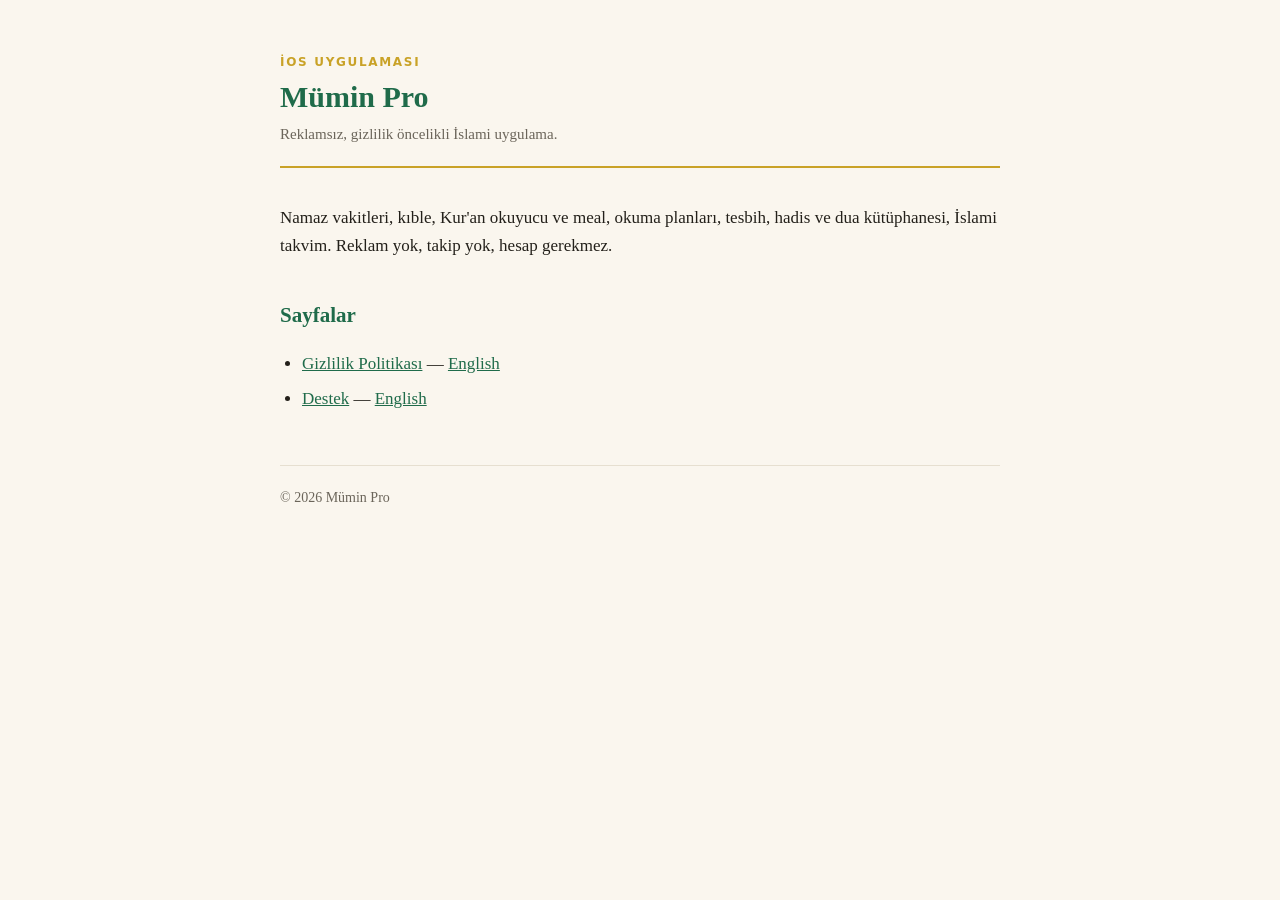
<file: index.html>
<!doctype html>
<html lang="tr">
<meta charset="utf-8"><meta name="viewport" content="width=device-width,initial-scale=1">
<title>Mümin Pro</title><link rel="stylesheet" href="ortak.css">
<div class="sayfa">
<header><div class="ust">iOS uygulaması</div><h1>Mümin Pro</h1>
<p class="tarih">Reklamsız, gizlilik öncelikli İslami uygulama.</p></header>
<p>Namaz vakitleri, kıble, Kur'an okuyucu ve meal, okuma planları, tesbih, hadis ve dua kütüphanesi,
İslami takvim. Reklam yok, takip yok, hesap gerekmez.</p>
<h2>Sayfalar</h2>
<ul>
  <li><a href="gizlilik.html">Gizlilik Politikası</a> — <a href="privacy.html">English</a></li>
  <li><a href="destek.html">Destek</a> — <a href="support.html">English</a></li>
</ul>
<footer>© 2026 Mümin Pro</footer>
</div></html>
</file>
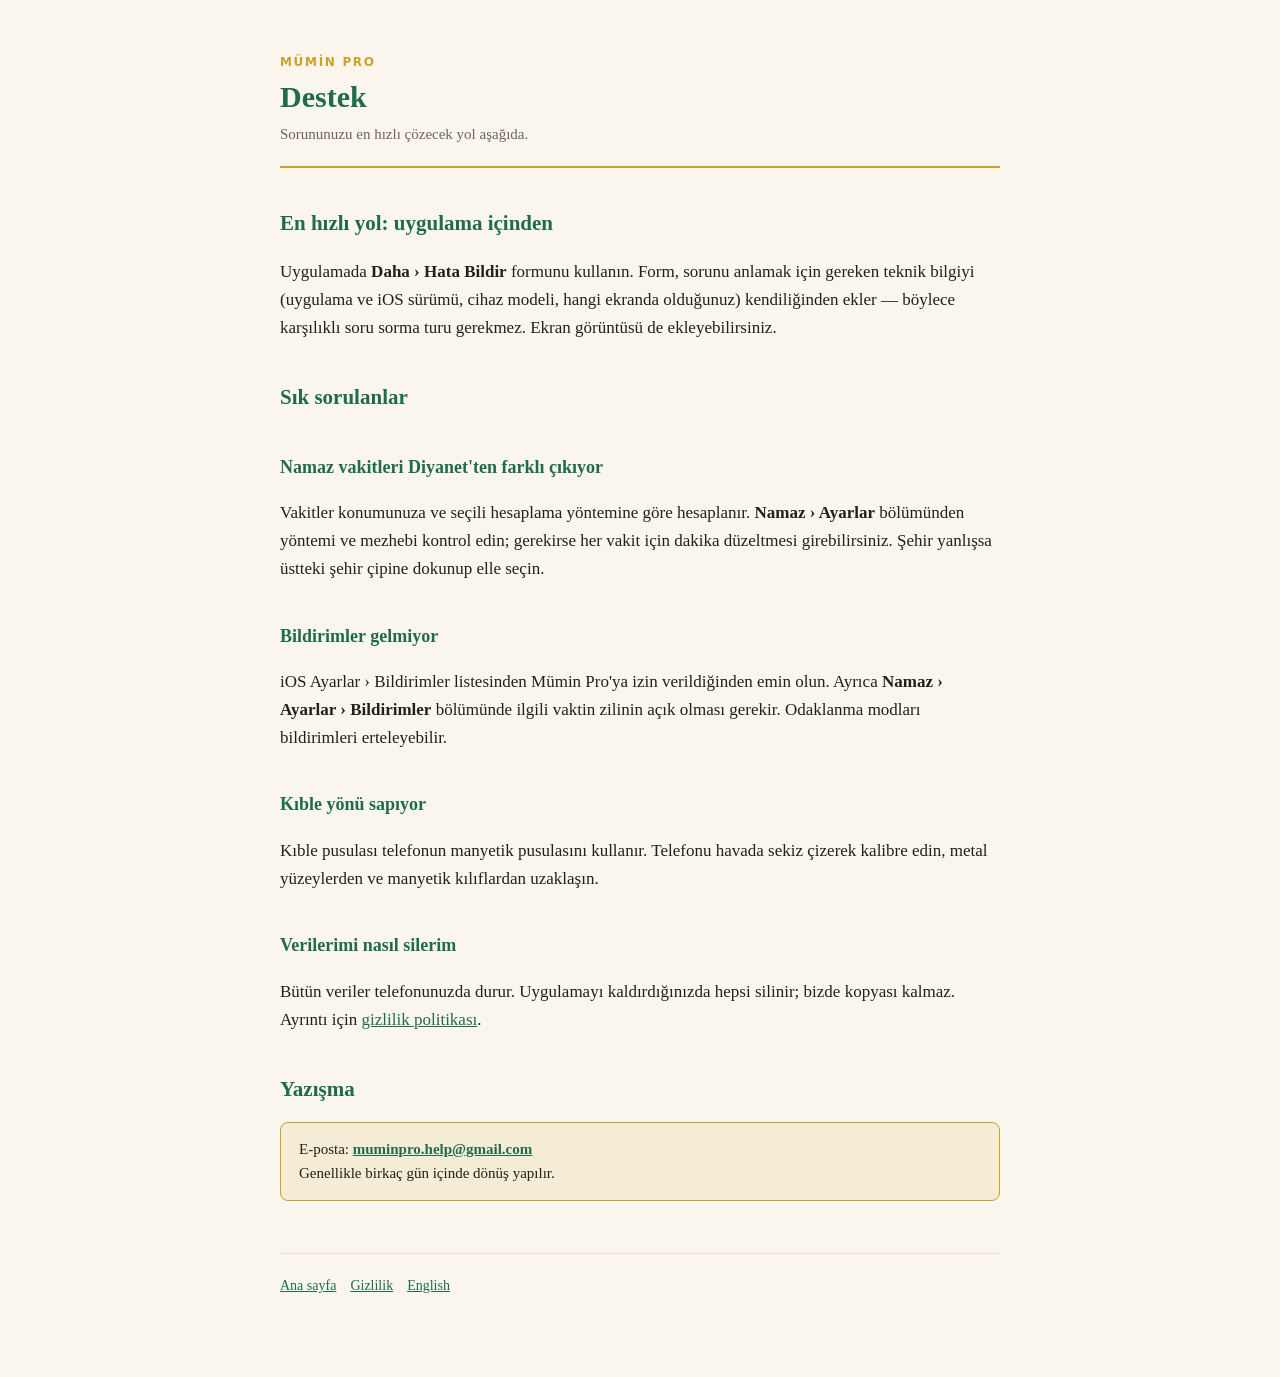
<file: destek.html>
<!doctype html>
<html lang="tr">
<meta charset="utf-8"><meta name="viewport" content="width=device-width,initial-scale=1">
<title>Destek — Mümin Pro</title><link rel="stylesheet" href="ortak.css">
<div class="sayfa">
<header><div class="ust">Mümin Pro</div><h1>Destek</h1>
<p class="tarih">Sorununuzu en hızlı çözecek yol aşağıda.</p></header>

<h2>En hızlı yol: uygulama içinden</h2>
<p>Uygulamada <strong>Daha › Hata Bildir</strong> formunu kullanın. Form, sorunu anlamak için gereken
teknik bilgiyi (uygulama ve iOS sürümü, cihaz modeli, hangi ekranda olduğunuz) kendiliğinden ekler —
böylece karşılıklı soru sorma turu gerekmez. Ekran görüntüsü de ekleyebilirsiniz.</p>

<h2>Sık sorulanlar</h2>
<h2 style="font-size:18px">Namaz vakitleri Diyanet'ten farklı çıkıyor</h2>
<p>Vakitler konumunuza ve seçili hesaplama yöntemine göre hesaplanır. <strong>Namaz › Ayarlar</strong>
bölümünden yöntemi ve mezhebi kontrol edin; gerekirse her vakit için dakika düzeltmesi
girebilirsiniz. Şehir yanlışsa üstteki şehir çipine dokunup elle seçin.</p>

<h2 style="font-size:18px">Bildirimler gelmiyor</h2>
<p>iOS Ayarlar › Bildirimler listesinden Mümin Pro'ya izin verildiğinden emin olun. Ayrıca
<strong>Namaz › Ayarlar › Bildirimler</strong> bölümünde ilgili vaktin zilinin açık olması gerekir.
Odaklanma modları bildirimleri erteleyebilir.</p>

<h2 style="font-size:18px">Kıble yönü sapıyor</h2>
<p>Kıble pusulası telefonun manyetik pusulasını kullanır. Telefonu havada sekiz çizerek
kalibre edin, metal yüzeylerden ve manyetik kılıflardan uzaklaşın.</p>

<h2 style="font-size:18px">Verilerimi nasıl silerim</h2>
<p>Bütün veriler telefonunuzda durur. Uygulamayı kaldırdığınızda hepsi silinir; bizde kopyası
kalmaz. Ayrıntı için <a href="gizlilik.html">gizlilik politikası</a>.</p>

<h2>Yazışma</h2>
<p class="uyari">E-posta: <strong><a href="mailto:muminpro.help@gmail.com">muminpro.help@gmail.com</a></strong><br>
Genellikle birkaç gün içinde dönüş yapılır.</p>

<footer><a href="index.html">Ana sayfa</a><a href="gizlilik.html">Gizlilik</a><a href="support.html">English</a></footer>
</div></html>
</file>
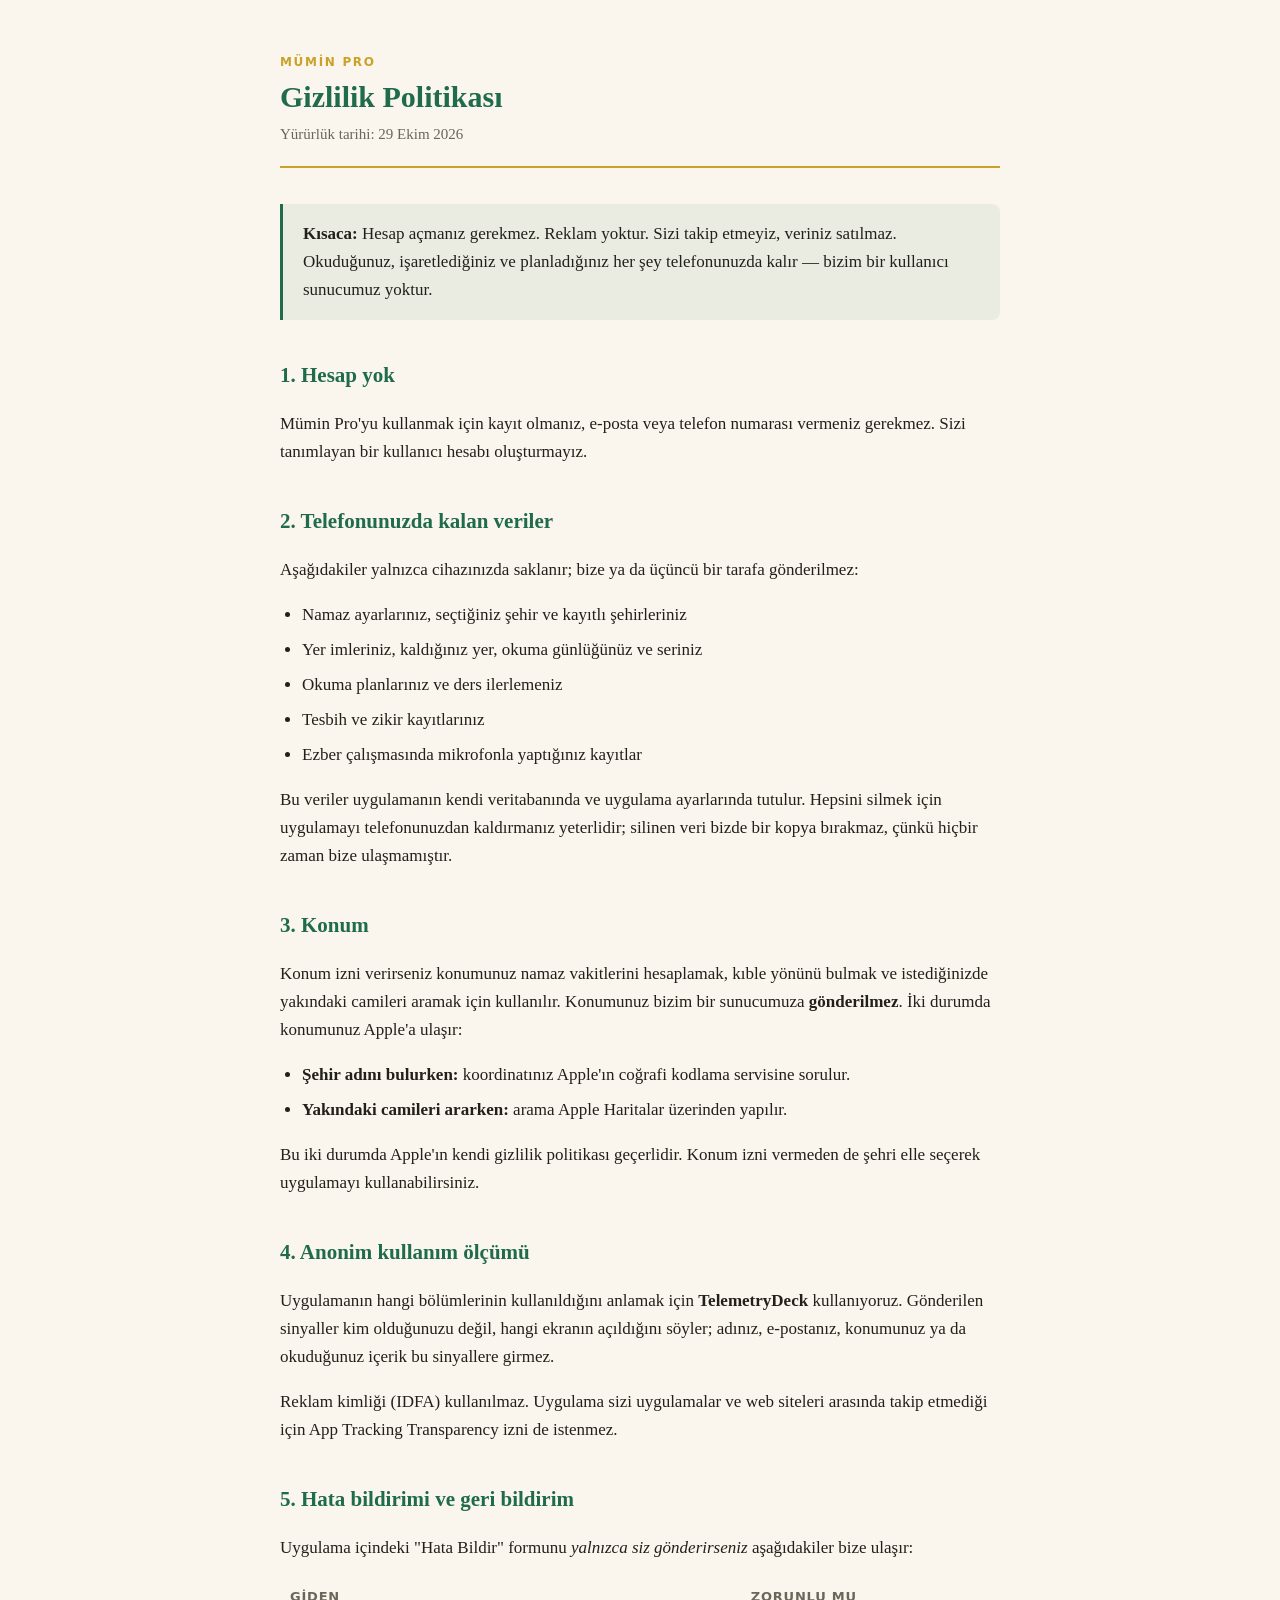
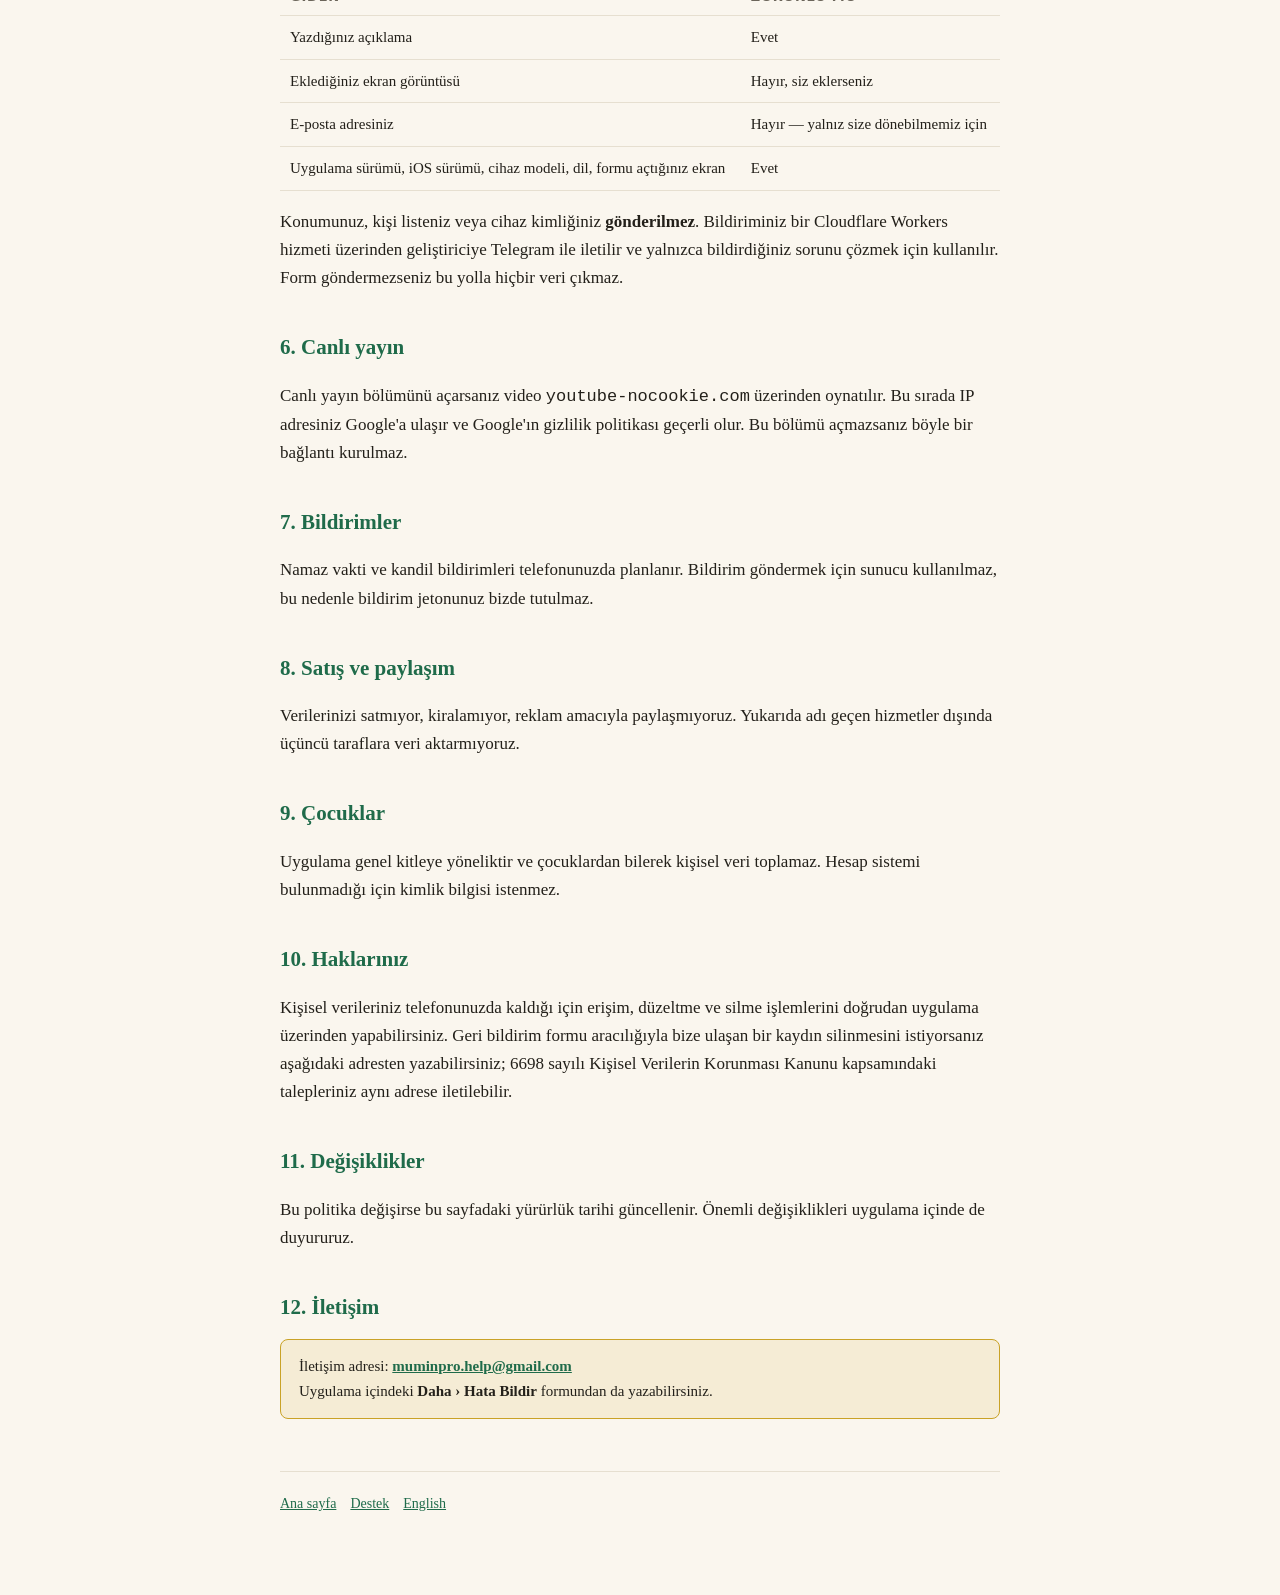
<file: gizlilik.html>
<!doctype html>
<html lang="tr">
<meta charset="utf-8">
<meta name="viewport" content="width=device-width,initial-scale=1">
<title>Gizlilik Politikası — Mümin Pro</title>
<link rel="stylesheet" href="ortak.css">
<div class="sayfa">
<header>
  <div class="ust">Mümin Pro</div>
  <h1>Gizlilik Politikası</h1>
  <p class="tarih">Yürürlük tarihi: 29 Ekim 2026</p>
</header>

<div class="ozet">
<p><strong>Kısaca:</strong> Hesap açmanız gerekmez. Reklam yoktur. Sizi takip etmeyiz, veriniz satılmaz.
Okuduğunuz, işaretlediğiniz ve planladığınız her şey telefonunuzda kalır — bizim bir kullanıcı
sunucumuz yoktur.</p>
</div>

<h2>1. Hesap yok</h2>
<p>Mümin Pro'yu kullanmak için kayıt olmanız, e-posta veya telefon numarası vermeniz gerekmez.
Sizi tanımlayan bir kullanıcı hesabı oluşturmayız.</p>

<h2>2. Telefonunuzda kalan veriler</h2>
<p>Aşağıdakiler yalnızca cihazınızda saklanır; bize ya da üçüncü bir tarafa gönderilmez:</p>
<ul>
  <li>Namaz ayarlarınız, seçtiğiniz şehir ve kayıtlı şehirleriniz</li>
  <li>Yer imleriniz, kaldığınız yer, okuma günlüğünüz ve seriniz</li>
  <li>Okuma planlarınız ve ders ilerlemeniz</li>
  <li>Tesbih ve zikir kayıtlarınız</li>
  <li>Ezber çalışmasında mikrofonla yaptığınız kayıtlar</li>
</ul>
<p>Bu veriler uygulamanın kendi veritabanında ve uygulama ayarlarında tutulur. Hepsini silmek için
uygulamayı telefonunuzdan kaldırmanız yeterlidir; silinen veri bizde bir kopya bırakmaz, çünkü
hiçbir zaman bize ulaşmamıştır.</p>

<h2>3. Konum</h2>
<p>Konum izni verirseniz konumunuz namaz vakitlerini hesaplamak, kıble yönünü bulmak ve
istediğinizde yakındaki camileri aramak için kullanılır. Konumunuz bizim bir sunucumuza
<strong>gönderilmez</strong>. İki durumda konumunuz Apple'a ulaşır:</p>
<ul>
  <li><strong>Şehir adını bulurken:</strong> koordinatınız Apple'ın coğrafi kodlama servisine sorulur.</li>
  <li><strong>Yakındaki camileri ararken:</strong> arama Apple Haritalar üzerinden yapılır.</li>
</ul>
<p>Bu iki durumda Apple'ın kendi gizlilik politikası geçerlidir. Konum izni vermeden de şehri elle
seçerek uygulamayı kullanabilirsiniz.</p>

<h2>4. Anonim kullanım ölçümü</h2>
<p>Uygulamanın hangi bölümlerinin kullanıldığını anlamak için <strong>TelemetryDeck</strong>
kullanıyoruz. Gönderilen sinyaller kim olduğunuzu değil, hangi ekranın açıldığını söyler;
adınız, e-postanız, konumunuz ya da okuduğunuz içerik bu sinyallere girmez.</p>
<p>Reklam kimliği (IDFA) kullanılmaz. Uygulama sizi uygulamalar ve web siteleri arasında
takip etmediği için App Tracking Transparency izni de istenmez.</p>

<h2>5. Hata bildirimi ve geri bildirim</h2>
<p>Uygulama içindeki "Hata Bildir" formunu <em>yalnızca siz gönderirseniz</em> aşağıdakiler bize ulaşır:</p>
<table>
  <tr><th>Giden</th><th>Zorunlu mu</th></tr>
  <tr><td>Yazdığınız açıklama</td><td>Evet</td></tr>
  <tr><td>Eklediğiniz ekran görüntüsü</td><td>Hayır, siz eklerseniz</td></tr>
  <tr><td>E-posta adresiniz</td><td>Hayır — yalnız size dönebilmemiz için</td></tr>
  <tr><td>Uygulama sürümü, iOS sürümü, cihaz modeli, dil, formu açtığınız ekran</td><td>Evet</td></tr>
</table>
<p>Konumunuz, kişi listeniz veya cihaz kimliğiniz <strong>gönderilmez</strong>. Bildiriminiz bir
Cloudflare Workers hizmeti üzerinden geliştiriciye Telegram ile iletilir ve yalnızca bildirdiğiniz
sorunu çözmek için kullanılır. Form göndermezseniz bu yolla hiçbir veri çıkmaz.</p>

<h2>6. Canlı yayın</h2>
<p>Canlı yayın bölümünü açarsanız video <code>youtube-nocookie.com</code> üzerinden oynatılır.
Bu sırada IP adresiniz Google'a ulaşır ve Google'ın gizlilik politikası geçerli olur. Bu bölümü
açmazsanız böyle bir bağlantı kurulmaz.</p>

<h2>7. Bildirimler</h2>
<p>Namaz vakti ve kandil bildirimleri telefonunuzda planlanır. Bildirim göndermek için sunucu
kullanılmaz, bu nedenle bildirim jetonunuz bizde tutulmaz.</p>

<h2>8. Satış ve paylaşım</h2>
<p>Verilerinizi satmıyor, kiralamıyor, reklam amacıyla paylaşmıyoruz. Yukarıda adı geçen
hizmetler dışında üçüncü taraflara veri aktarmıyoruz.</p>

<h2>9. Çocuklar</h2>
<p>Uygulama genel kitleye yöneliktir ve çocuklardan bilerek kişisel veri toplamaz. Hesap sistemi
bulunmadığı için kimlik bilgisi istenmez.</p>

<h2>10. Haklarınız</h2>
<p>Kişisel verileriniz telefonunuzda kaldığı için erişim, düzeltme ve silme işlemlerini doğrudan
uygulama üzerinden yapabilirsiniz. Geri bildirim formu aracılığıyla bize ulaşan bir kaydın
silinmesini istiyorsanız aşağıdaki adresten yazabilirsiniz; 6698 sayılı Kişisel Verilerin
Korunması Kanunu kapsamındaki talepleriniz aynı adrese iletilebilir.</p>

<h2>11. Değişiklikler</h2>
<p>Bu politika değişirse bu sayfadaki yürürlük tarihi güncellenir. Önemli değişiklikleri uygulama
içinde de duyururuz.</p>

<h2>12. İletişim</h2>
<p class="uyari">İletişim adresi: <strong><a href="mailto:muminpro.help@gmail.com">muminpro.help@gmail.com</a></strong><br>
Uygulama içindeki <strong>Daha › Hata Bildir</strong> formundan da yazabilirsiniz.</p>

<footer>
  <a href="index.html">Ana sayfa</a><a href="destek.html">Destek</a><a href="privacy.html">English</a>
</footer>
</div>
</html>
</file>
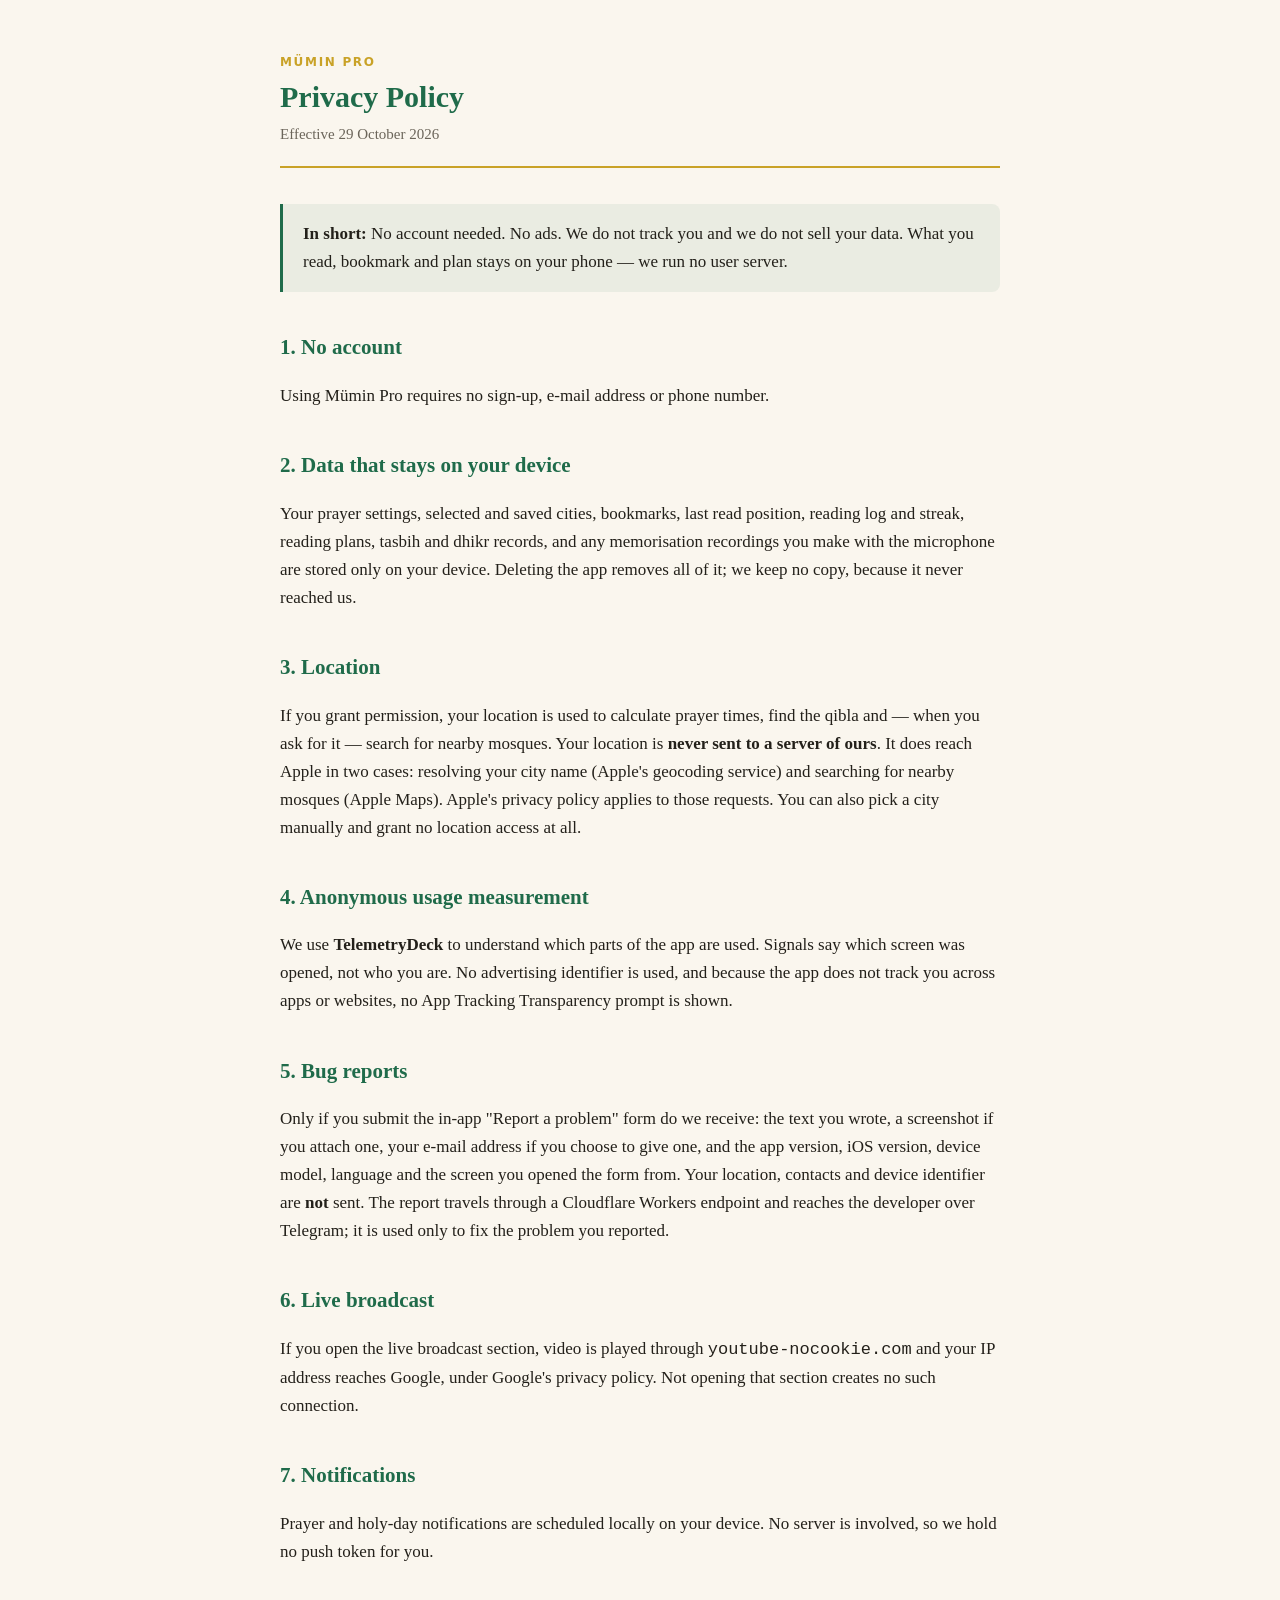
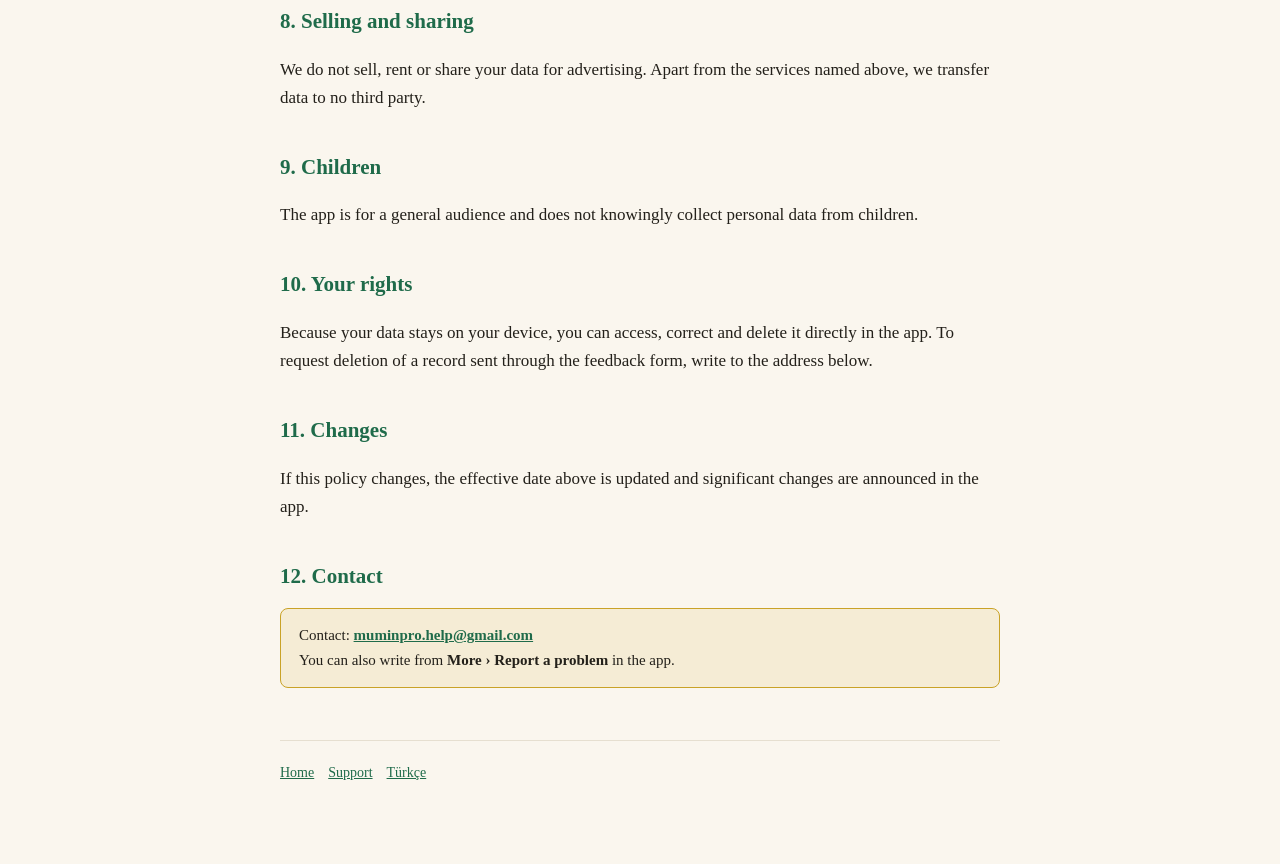
<file: privacy.html>
<!doctype html>
<html lang="en">
<meta charset="utf-8"><meta name="viewport" content="width=device-width,initial-scale=1">
<title>Privacy Policy — Mümin Pro</title><link rel="stylesheet" href="ortak.css">
<div class="sayfa">
<header><div class="ust">Mümin Pro</div><h1>Privacy Policy</h1>
<p class="tarih">Effective 29 October 2026</p></header>

<div class="ozet"><p><strong>In short:</strong> No account needed. No ads. We do not track you and we
do not sell your data. What you read, bookmark and plan stays on your phone — we run no user server.</p></div>

<h2>1. No account</h2>
<p>Using Mümin Pro requires no sign-up, e-mail address or phone number.</p>

<h2>2. Data that stays on your device</h2>
<p>Your prayer settings, selected and saved cities, bookmarks, last read position, reading log and
streak, reading plans, tasbih and dhikr records, and any memorisation recordings you make with the
microphone are stored only on your device. Deleting the app removes all of it; we keep no copy,
because it never reached us.</p>

<h2>3. Location</h2>
<p>If you grant permission, your location is used to calculate prayer times, find the qibla and —
when you ask for it — search for nearby mosques. Your location is <strong>never sent to a server of
ours</strong>. It does reach Apple in two cases: resolving your city name (Apple's geocoding service)
and searching for nearby mosques (Apple Maps). Apple's privacy policy applies to those requests.
You can also pick a city manually and grant no location access at all.</p>

<h2>4. Anonymous usage measurement</h2>
<p>We use <strong>TelemetryDeck</strong> to understand which parts of the app are used. Signals say
which screen was opened, not who you are. No advertising identifier is used, and because the app does
not track you across apps or websites, no App Tracking Transparency prompt is shown.</p>

<h2>5. Bug reports</h2>
<p>Only if you submit the in-app "Report a problem" form do we receive: the text you wrote, a
screenshot if you attach one, your e-mail address if you choose to give one, and the app version,
iOS version, device model, language and the screen you opened the form from. Your location, contacts
and device identifier are <strong>not</strong> sent. The report travels through a Cloudflare Workers
endpoint and reaches the developer over Telegram; it is used only to fix the problem you reported.</p>

<h2>6. Live broadcast</h2>
<p>If you open the live broadcast section, video is played through <code>youtube-nocookie.com</code>
and your IP address reaches Google, under Google's privacy policy. Not opening that section creates
no such connection.</p>

<h2>7. Notifications</h2>
<p>Prayer and holy-day notifications are scheduled locally on your device. No server is involved, so
we hold no push token for you.</p>

<h2>8. Selling and sharing</h2>
<p>We do not sell, rent or share your data for advertising. Apart from the services named above, we
transfer data to no third party.</p>

<h2>9. Children</h2>
<p>The app is for a general audience and does not knowingly collect personal data from children.</p>

<h2>10. Your rights</h2>
<p>Because your data stays on your device, you can access, correct and delete it directly in the app.
To request deletion of a record sent through the feedback form, write to the address below.</p>

<h2>11. Changes</h2>
<p>If this policy changes, the effective date above is updated and significant changes are announced
in the app.</p>

<h2>12. Contact</h2>
<p class="uyari">Contact: <strong><a href="mailto:muminpro.help@gmail.com">muminpro.help@gmail.com</a></strong><br>
You can also write from <strong>More › Report a problem</strong> in the app.</p>

<footer><a href="index.html">Home</a><a href="support.html">Support</a><a href="gizlilik.html">Türkçe</a></footer>
</div></html>
</file>
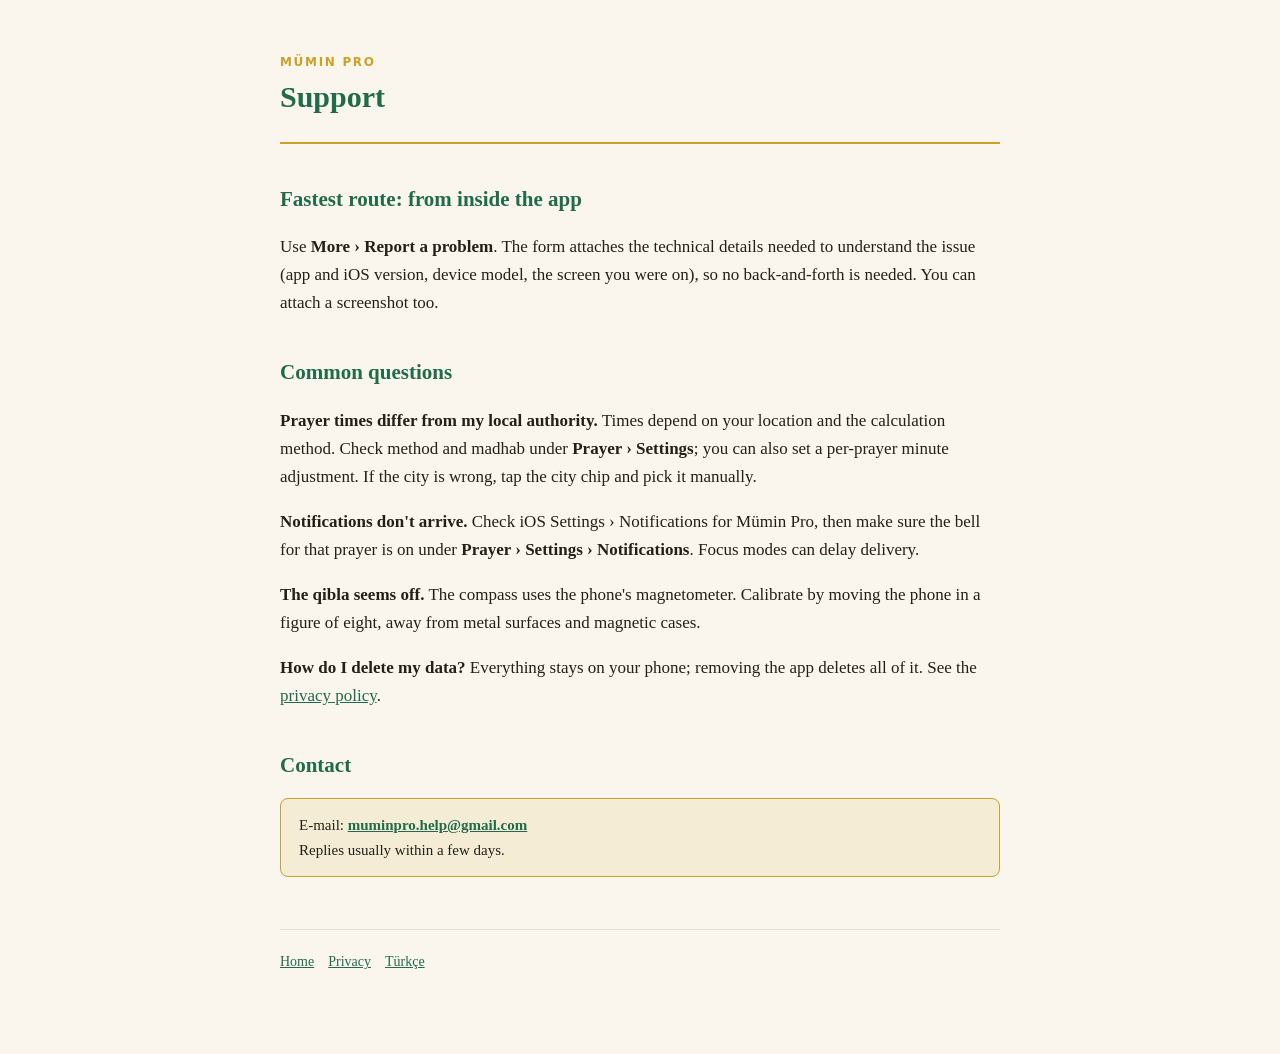
<file: support.html>
<!doctype html>
<html lang="en">
<meta charset="utf-8"><meta name="viewport" content="width=device-width,initial-scale=1">
<title>Support — Mümin Pro</title><link rel="stylesheet" href="ortak.css">
<div class="sayfa">
<header><div class="ust">Mümin Pro</div><h1>Support</h1></header>
<h2>Fastest route: from inside the app</h2>
<p>Use <strong>More › Report a problem</strong>. The form attaches the technical details needed to
understand the issue (app and iOS version, device model, the screen you were on), so no back-and-forth
is needed. You can attach a screenshot too.</p>
<h2>Common questions</h2>
<p><strong>Prayer times differ from my local authority.</strong> Times depend on your location and the
calculation method. Check method and madhab under <strong>Prayer › Settings</strong>; you can also set
a per-prayer minute adjustment. If the city is wrong, tap the city chip and pick it manually.</p>
<p><strong>Notifications don't arrive.</strong> Check iOS Settings › Notifications for Mümin Pro, then
make sure the bell for that prayer is on under <strong>Prayer › Settings › Notifications</strong>.
Focus modes can delay delivery.</p>
<p><strong>The qibla seems off.</strong> The compass uses the phone's magnetometer. Calibrate by moving
the phone in a figure of eight, away from metal surfaces and magnetic cases.</p>
<p><strong>How do I delete my data?</strong> Everything stays on your phone; removing the app deletes
all of it. See the <a href="privacy.html">privacy policy</a>.</p>
<h2>Contact</h2>
<p class="uyari">E-mail: <strong><a href="mailto:muminpro.help@gmail.com">muminpro.help@gmail.com</a></strong><br>Replies usually within a few days.</p>
<footer><a href="index.html">Home</a><a href="privacy.html">Privacy</a><a href="destek.html">Türkçe</a></footer>
</div></html>
</file>
<file: ortak.css>
:root{--zumrut:#1F6B4A;--altin:#C9A227;--kum:#FAF6EE;--murekkep:#23201A;--soluk:#6B655A;--cizgi:#E6DFD0}
@media(prefers-color-scheme:dark){:root{--kum:#14120F;--murekkep:#EDE7DA;--soluk:#9A9282;--cizgi:#2C2822;--zumrut:#4FA87C;--altin:#D9B84A}}
*{box-sizing:border-box}
body{margin:0;background:var(--kum);color:var(--murekkep);font:17px/1.65 Georgia,"Times New Roman",serif;padding:0 20px}
.sayfa{max-width:720px;margin:0 auto;padding:56px 0 80px}
header{border-bottom:2px solid var(--altin);padding-bottom:20px;margin-bottom:36px}
h1{font-size:30px;margin:0 0 6px;color:var(--zumrut);line-height:1.25}
h2{font-size:21px;margin:38px 0 10px;color:var(--zumrut)}
.ust{font:600 12px/1 system-ui,sans-serif;letter-spacing:.14em;text-transform:uppercase;color:var(--altin);margin-bottom:10px}
.tarih{color:var(--soluk);font-size:15px;margin:0}
.ozet{background:rgba(31,107,74,.07);border-left:3px solid var(--zumrut);padding:16px 20px;margin:28px 0;border-radius:0 8px 8px 0}
.ozet p{margin:0}
ul{padding-left:22px}li{margin:7px 0}
a{color:var(--zumrut)}
table{border-collapse:collapse;width:100%;margin:16px 0;font-size:15px}
th,td{text-align:left;padding:9px 10px;border-bottom:1px solid var(--cizgi);vertical-align:top}
th{font:600 13px/1.4 system-ui,sans-serif;color:var(--soluk);text-transform:uppercase;letter-spacing:.06em}
footer{margin-top:52px;padding-top:20px;border-top:1px solid var(--cizgi);color:var(--soluk);font-size:14px}
footer a{margin-right:14px}
.uyari{background:rgba(201,162,39,.12);border:1px solid var(--altin);padding:14px 18px;border-radius:8px;font-size:15px}
</file>
